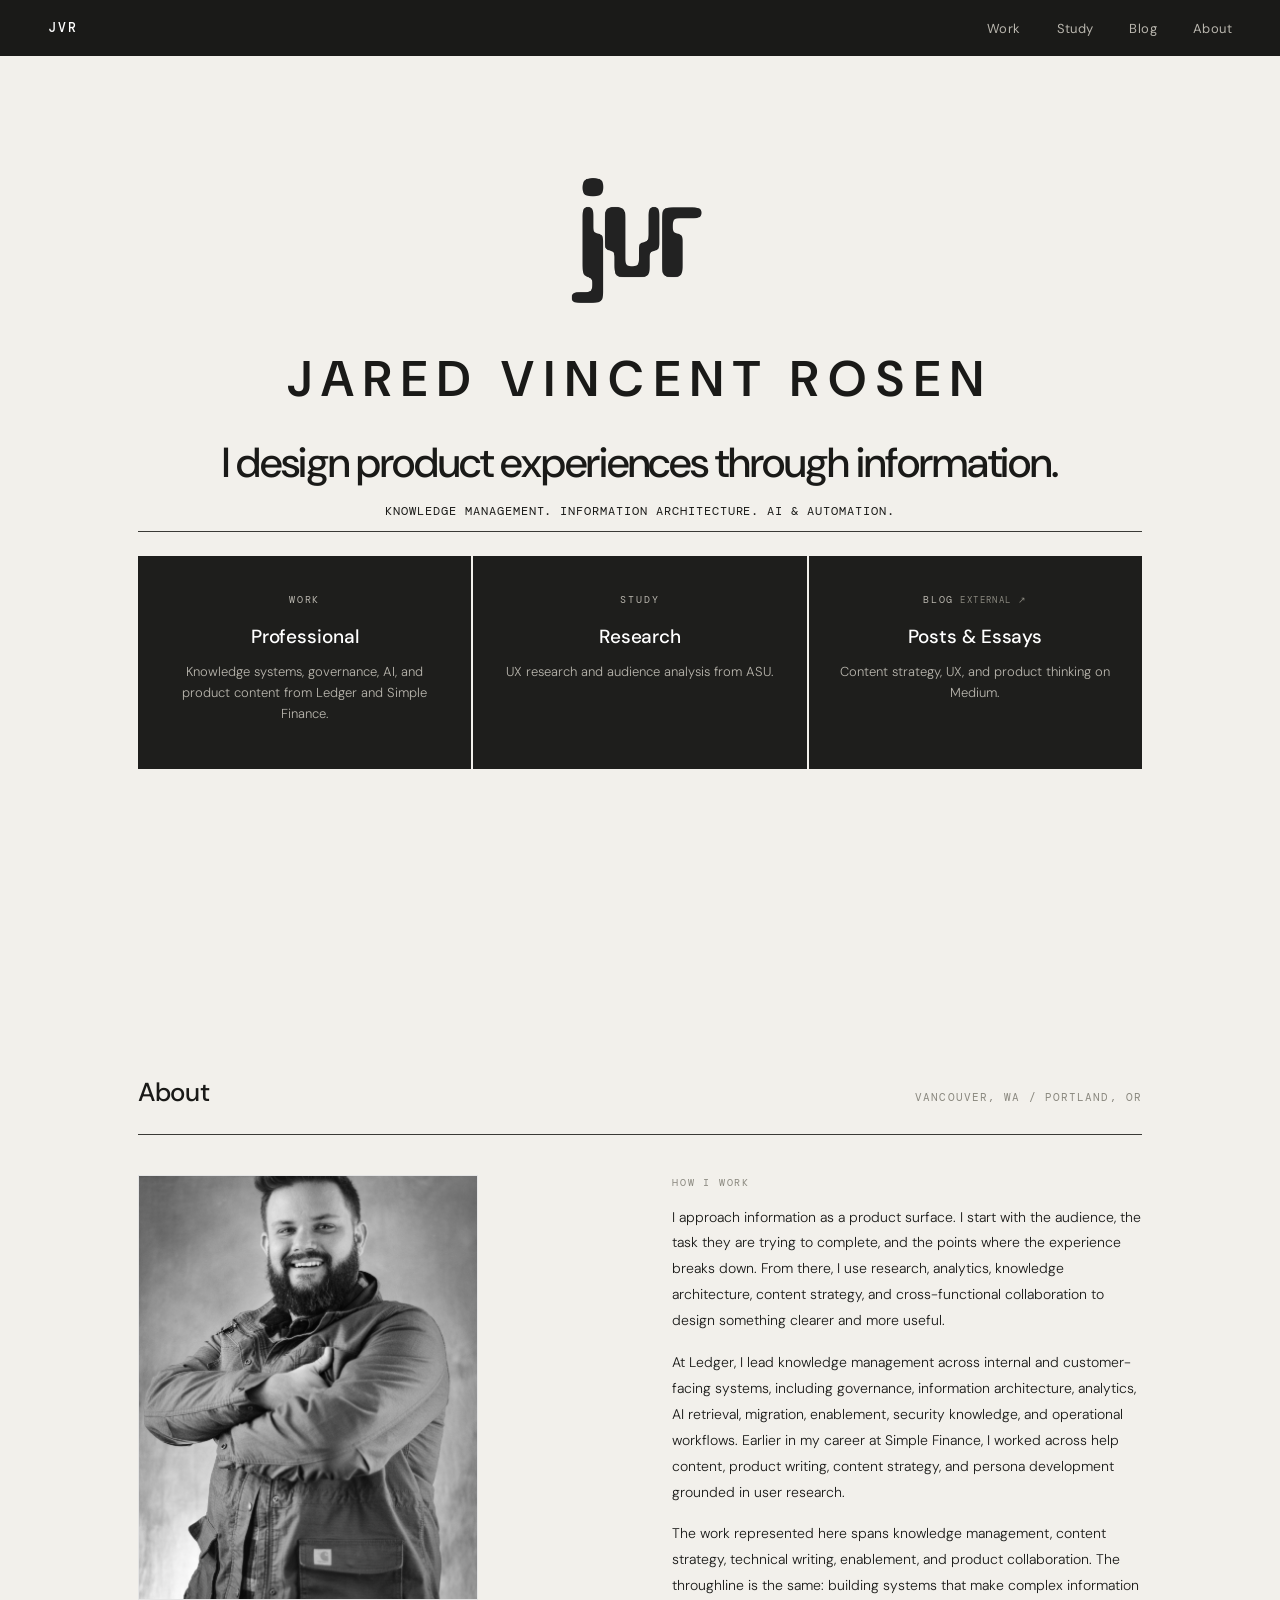
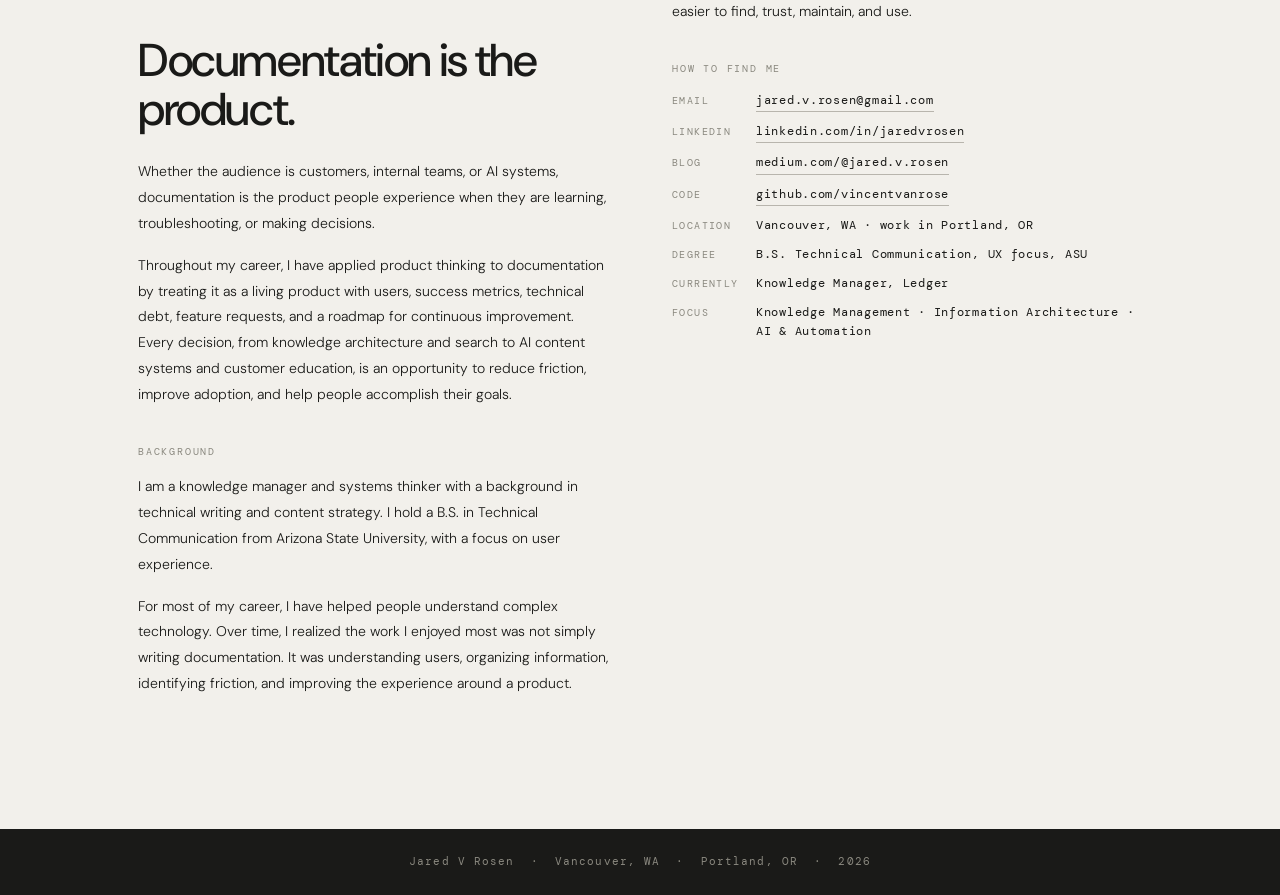
<file: index.html>
<!DOCTYPE html>
<html lang="en">
<head>
<meta charset="UTF-8">
<meta name="viewport" content="width=device-width, initial-scale=1.0">
<title>Jared Vincent Rosen | Portfolio</title>
<link rel="preconnect" href="https://fonts.googleapis.com"><link rel="preconnect" href="https://fonts.gstatic.com" crossorigin><link href="https://fonts.googleapis.com/css2?family=DM+Sans:ital,opsz,wght@0,9..40,300;0,9..40,400;0,9..40,500;0,9..40,600;1,9..40,300;1,9..40,400&family=DM+Mono:ital,wght@0,300;0,400;0,500;1,300&display=swap" rel="stylesheet">
<link rel="stylesheet" href="shared.css">
<style>
  /* ── INDEX-SPECIFIC ── */
  .hero {
    padding-top: 56px;
    min-height: 100vh;
    display: flex;
    flex-direction: column;
    align-items: center;
    justify-content: center;
    text-align: center;
    padding-bottom: 80px;
  }
  .hero-logo {
    width: 280px;
    height: 280px;
    object-fit: contain;
    margin-bottom: -48px;
    opacity: 0;
    transform: translateY(16px);
    animation: fadeUp 0.8s ease 0.1s forwards;
  }
  .hero-name {
    font-family: 'DM Sans', sans-serif;
    font-size: clamp(26px, 5vw, 50px);
    font-weight: 600;
    letter-spacing: 0.2em;
    text-transform: uppercase;
    color: var(--near-black);
    margin-bottom: 20px;
    opacity: 0;
    transform: translateY(16px);
    animation: fadeUp 0.8s ease 0.25s forwards;
  }
  .hero-tagline {
    font-family: 'DM Sans', sans-serif;
    font-size: clamp(24px, 4vw, 42px);
    font-weight: 500;
    letter-spacing: -0.025em;
    line-height: 1.15;
    color: var(--near-black);
    margin-bottom: 14px;
    opacity: 0;
    transform: translateY(16px);
    animation: fadeUp 0.8s ease 0.4s forwards;
  }
  .hero-sub {
    font-family: 'DM Mono', monospace;
    font-size: clamp(10px, 1.2vw, 12px);
    font-weight: 400;
    color: var(--near-black);
    letter-spacing: 0.08em;
    text-transform: uppercase;
    margin-bottom: 10px;
    opacity: 0;
    transform: translateY(16px);
    animation: fadeUp 0.8s ease 0.52s forwards;
  }
  .hero-pillars {
    font-family: 'DM Mono', monospace;
    font-size: 10px;
    font-weight: 300;
    color: var(--muted);
    letter-spacing: 0.1em;
    text-transform: uppercase;
    margin-bottom: 30px;
    opacity: 0;
    transform: translateY(16px);
    animation: fadeUp 0.8s ease 0.58s forwards;
  }
  .about-philosophy {
    font-family: 'DM Sans', sans-serif;
    font-size: clamp(28px, 4vw, 46px);
    font-weight: 500;
    letter-spacing: -0.03em;
    line-height: 1.08;
    color: var(--near-black);
    margin: 0 0 24px;
  }
  .hero-rule {
    width: 100%;
    max-width: 1100px;
    padding: 0 48px;
    margin-bottom: 24px;
    display: flex;
    align-items: center;
    justify-content: space-between;
    opacity: 0;
    animation: fadeUp 0.8s ease 0.58s forwards;
  }
  .hero-rule-line {
    flex: 1;
    height: 1px;
    background: var(--accent-line);
  }
  .hero-rule-label {
    font-family: 'DM Mono', monospace;
    font-size: 10px;
    color: var(--muted);
    letter-spacing: 0.18em;
    text-transform: uppercase;
    padding: 0 18px;
  }
  .hero-cards {
    display: grid;
    grid-template-columns: repeat(3, 1fr);
    gap: 2px;
    width: 100%;
    max-width: 1100px;
    padding: 0 48px;
    opacity: 0;
    transform: translateY(16px);
    animation: fadeUp 0.8s ease 0.65s forwards;
  }
  .hero-card {
    display: block;
    text-decoration: none;
    padding: 36px 28px 44px;
    position: relative;
    overflow: hidden;
    cursor: pointer;
    transition: transform 0.3s ease;
    background: var(--card-dark);
  }
  .hero-card::before {
    content: '';
    position: absolute;
    inset: 0;
    background: rgba(255,255,255,0.04);
    opacity: 0;
    transition: opacity 0.3s ease;
  }
  .hero-card:hover::before { opacity: 1; }
  .hero-card:hover { transform: translateY(-3px); }

  .card-index {
    position: absolute;
    top: 16px;
    right: 20px;
    font-family: 'DM Mono', monospace;
    font-size: 9px;
    letter-spacing: 0.18em;
    color: var(--muted);
    text-transform: uppercase;
  }
  .card-label {
    font-family: 'DM Mono', monospace;
    font-size: 10px;
    letter-spacing: 0.18em;
    text-transform: uppercase;
    margin-bottom: 14px;
    display: block;
    color: var(--muted-light);
  }
  .card-title {
    font-family: 'DM Sans', sans-serif;
    font-size: 19px;
    font-weight: 500;
    margin-bottom: 10px;
    display: block;
    color: var(--white);
    letter-spacing: -0.005em;
  }
  .card-desc {
    font-family: 'DM Sans', sans-serif;
    font-size: 13px;
    font-weight: 300;
    line-height: 1.6;
    display: block;
    color: var(--muted-light);
  }
  .card-arrow {
    position: absolute;
    bottom: 22px;
    right: 22px;
    font-size: 16px;
    color: var(--white);
    opacity: 0;
    transform: translateX(-6px);
    transition: opacity 0.25s ease, transform 0.25s ease;
  }
  .hero-card:hover .card-arrow { opacity: 1; transform: translateX(0); }
  .card-ext {
    font-family: 'DM Mono', monospace;
    font-size: 9px;
    letter-spacing: 0.16em;
    color: var(--muted);
    text-transform: uppercase;
    margin-left: 6px;
    vertical-align: middle;
  }
  /* About section */
  .about-section { padding: 100px 0 60px; }

  .profile-portrait {
    width: 100%;
    max-width: 340px;
    aspect-ratio: 4 / 5;
    object-fit: cover;
    display: block;
    margin-bottom: 36px;
    border: 1px solid var(--cream-dark);
    filter: grayscale(100%);
    transition: filter 0.6s ease;
  }
  .profile-portrait:hover { filter: grayscale(0%); }

  @media (max-width: 900px) {
    .hero-cards { grid-template-columns: 1fr; padding: 0 24px; }
    .hero-rule { padding: 0 24px; }
  }
</style>
</head>
<body>
<nav>
  <a href="index.html" class="nav-logo">JVR</a>
  <ul class="nav-links">
    <li><a href="work.html">Work</a></li>
    <li><a href="study.html">Study</a></li>
    <li><a href="https://medium.com/@jared.v.rosen" target="_blank" rel="noopener">Blog</a></li>
    <li><a href="#about">About</a></li>
  </ul>
</nav>

<!-- HERO -->
<section class="hero">
  <img class="hero-logo" src="images/jvr-logo.png" alt="JVR logo">
  <h1 class="hero-name">Jared Vincent Rosen</h1>
  <p class="hero-tagline">I design product experiences through information.</p>
  <p class="hero-sub">Knowledge management. Information architecture. AI &amp; automation.</p>

  <div class="hero-rule">
    <span class="hero-rule-line"></span>
    <span class="hero-rule-line"></span>
  </div>

  <div class="hero-cards">
    <a class="hero-card" href="work.html">
      <span class="card-index"></span>
      <span class="card-label">Work</span>
      <span class="card-title">Professional</span>
      <span class="card-desc">Knowledge systems, governance, AI, and product content from Ledger and Simple Finance.</span>
      <span class="card-arrow">→</span>
    </a>
    <a class="hero-card" href="study.html">
      <span class="card-index"></span>
      <span class="card-label">Study</span>
      <span class="card-title">Research</span>
      <span class="card-desc">UX research and audience analysis from ASU.</span>
      <span class="card-arrow">→</span>
    </a>
    <a class="hero-card" href="https://medium.com/@jared.v.rosen" target="_blank" rel="noopener">
      <span class="card-index"></span>
      <span class="card-label">Blog<span class="card-ext">External ↗</span></span>
      <span class="card-title">Posts &amp; Essays</span>
      <span class="card-desc">Content strategy, UX, and product thinking on Medium.</span>
      <span class="card-arrow">↗</span>
    </a>
  </div>
</section>
<!-- ABOUT -->
<section id="about" class="about-section">
  <div class="section">
    <div class="section-header reveal">
      <h2 class="section-title">About</h2>
      <span class="section-meta">Vancouver, WA / Portland, OR</span>
    </div>
    <div class="about-grid reveal">
      <div>
        <img class="profile-portrait" src="images/jared-profile.png" alt="Jared Vincent Rosen">

        <h3 class="about-philosophy">Documentation is the product.</h3>
        <p class="about-text">Whether the audience is customers, internal teams, or AI systems, documentation is the product people experience when they are learning, troubleshooting, or making decisions.</p>
        <p class="about-text">Throughout my career, I have applied product thinking to documentation by treating it as a living product with users, success metrics, technical debt, feature requests, and a roadmap for continuous improvement. Every decision, from knowledge architecture and search to AI content systems and customer education, is an opportunity to reduce friction, improve adoption, and help people accomplish their goals.</p>

        <span class="about-label">Background</span>
        <p class="about-text">I am a knowledge manager and systems thinker with a background in technical writing and content strategy. I hold a B.S. in Technical Communication from Arizona State University, with a focus on user experience.</p>
        <p class="about-text">For most of my career, I have helped people understand complex technology. Over time, I realized the work I enjoyed most was not simply writing documentation. It was understanding users, organizing information, identifying friction, and improving the experience around a product.</p>
      </div>
      <div>
        <span class="about-label">How I Work</span>
        <p class="about-text">I approach information as a product surface. I start with the audience, the task they are trying to complete, and the points where the experience breaks down. From there, I use research, analytics, knowledge architecture, content strategy, and cross-functional collaboration to design something clearer and more useful.</p>
        <p class="about-text">At Ledger, I lead knowledge management across internal and customer-facing systems, including governance, information architecture, analytics, AI retrieval, migration, enablement, security knowledge, and operational workflows. Earlier in my career at Simple Finance, I worked across help content, product writing, content strategy, and persona development grounded in user research.</p>
        <p class="about-text">The work represented here spans knowledge management, content strategy, technical writing, enablement, and product collaboration. The throughline is the same: building systems that make complex information easier to find, trust, maintain, and use.</p>

        <span class="about-label">How to Find Me</span>
        <div style="margin-top:4px;">
          <div class="contact-item">
            <span class="contact-label">Email</span>
            <a href="mailto:jared.v.rosen@gmail.com">jared.v.rosen@gmail.com</a>
          </div>
          <div class="contact-item">
            <span class="contact-label">LinkedIn</span>
            <a href="https://www.linkedin.com/in/jaredvrosen/" target="_blank" rel="noopener">linkedin.com/in/jaredvrosen</a>
          </div>
          <div class="contact-item">
            <span class="contact-label">Blog</span>
            <a href="https://medium.com/@jared.v.rosen" target="_blank" rel="noopener">medium.com/@jared.v.rosen</a>
          </div>
          <div class="contact-item">
            <span class="contact-label">Code</span>
            <a href="https://github.com/vincentvanrose" target="_blank" rel="noopener">github.com/vincentvanrose</a>
          </div>
          <div class="contact-item">
            <span class="contact-label">Location</span>
            Vancouver, WA · work in Portland, OR
          </div>
          <div class="contact-item">
            <span class="contact-label">Degree</span>
            B.S. Technical Communication, UX focus, ASU
          </div>
          <div class="contact-item">
            <span class="contact-label">Currently</span>
            Knowledge Manager, Ledger
          </div>
          <div class="contact-item">
            <span class="contact-label">Focus</span>
            Knowledge Management · Information Architecture · AI &amp; Automation
          </div>
        </div>
      </div>
    </div>
  </div>
</section>

<footer><p>Jared V Rosen &nbsp;·&nbsp; Vancouver, WA &nbsp;·&nbsp; Portland, OR &nbsp;·&nbsp; 2026</p></footer>
<script>
const reveals = document.querySelectorAll('.reveal');
const obs = new IntersectionObserver((entries) => {
  entries.forEach((e, i) => {
    if (e.isIntersecting) {
      setTimeout(() => e.target.classList.add('visible'), i * 70);
      obs.unobserve(e.target);
    }
  });
}, { threshold: 0.06 });
reveals.forEach(el => obs.observe(el));
</script>
</body>
</html>
</file>
<file: shared.css>
/* ── TOKENS ── */
:root {
  --cream: #F2F0EB;
  --cream-dark: #E8E5DF;
  --near-black: #1A1A18;
  --near-black-2: #252523;
  --muted: #8A887F;
  --muted-light: #B8B5AD;
  --card-dark: #1E1E1C;
  --card-mid: #2C3033;
  --accent-line: #3A3A36;
  --white: #FFFFFF;
}

*, *::before, *::after { box-sizing: border-box; margin: 0; padding: 0; }
html { scroll-behavior: smooth; }
body {
  background: var(--cream);
  color: var(--near-black);
  font-family: 'DM Sans', sans-serif;
  font-size: 16px;
  line-height: 1.6;
  -webkit-font-smoothing: antialiased;
}

/* ── NAV ── */
nav {
  position: fixed;
  top: 0; left: 0; right: 0;
  z-index: 100;
  background: var(--near-black);
  display: flex;
  align-items: center;
  justify-content: space-between;
  padding: 0 48px;
  height: 56px;
}
.nav-logo {
  font-family: 'DM Mono', monospace;
  font-size: 13px;
  font-weight: 500;
  letter-spacing: 0.15em;
  color: var(--white);
  text-decoration: none;
  text-transform: uppercase;
  transition: opacity 0.2s;
}
.nav-logo:hover { opacity: 0.6; }

.nav-links { display: flex; gap: 36px; list-style: none; align-items: center; }
.nav-links a {
  font-family: 'DM Sans', sans-serif;
  font-size: 13px;
  font-weight: 400;
  color: var(--muted-light);
  text-decoration: none;
  letter-spacing: 0.03em;
  transition: color 0.2s;
  position: relative;
}
.nav-links a::after {
  content: '';
  position: absolute;
  bottom: -2px; left: 0; right: 0;
  height: 1px;
  background: var(--white);
  transform: scaleX(0);
  transform-origin: left;
  transition: transform 0.25s ease;
}
.nav-links a:hover { color: var(--white); }
.nav-links a:hover::after { transform: scaleX(1); }
.nav-links a.active { color: var(--white); }
.nav-links a.active::after { transform: scaleX(1); }

.nav-soon {
  font-family: 'DM Mono', monospace;
  font-size: 9px;
  letter-spacing: 0.1em;
  color: var(--muted);
  text-transform: uppercase;
  vertical-align: super;
  margin-left: 4px;
}

/* ── PAGE HEADER ── */
.page-header {
  padding-top: 56px;
  background: var(--near-black);
  padding-bottom: 64px;
}
.page-header-inner {
  max-width: 1100px;
  margin: 0 auto;
  padding: 64px 48px 0;
}
.page-eyebrow {
  font-family: 'DM Mono', monospace;
  font-size: 10px;
  letter-spacing: 0.2em;
  text-transform: uppercase;
  color: var(--muted);
  display: block;
  margin-bottom: 16px;
}
.page-title {
  font-family: 'DM Sans', sans-serif;
  font-size: clamp(28px, 4vw, 44px);
  font-weight: 500;
  letter-spacing: -0.02em;
  color: var(--white);
  margin-bottom: 20px;
}
.page-intro {
  font-size: 14px;
  color: var(--muted-light);
  font-weight: 300;
  line-height: 1.75;
  max-width: 560px;
}

/* ── SECTION WRAPPER ── */
.section {
  max-width: 1100px;
  margin: 0 auto;
  padding: 72px 48px;
}

.section-header {
  display: flex;
  align-items: baseline;
  justify-content: space-between;
  margin-bottom: 40px;
  padding-bottom: 20px;
  border-bottom: 1px solid var(--accent-line);
}
.section-title {
  font-family: 'DM Sans', sans-serif;
  font-size: clamp(18px, 2.5vw, 26px);
  font-weight: 500;
  letter-spacing: -0.01em;
}
.section-meta {
  font-family: 'DM Mono', monospace;
  font-size: 11px;
  color: var(--muted);
  letter-spacing: 0.1em;
  text-transform: uppercase;
}

/* ── ARTIFACT CARDS ── */
.artifact {
  display: grid;
  grid-template-columns: 1fr 1fr;
  border: 1px solid var(--cream-dark);
  margin-bottom: 2px;
  position: relative;
  overflow: hidden;
  transition: border-color 0.25s ease;
  background: var(--cream);
}
.artifact:hover { border-color: var(--near-black); }

.artifact-accent {
  position: absolute;
  top: 0; left: 0;
  width: 3px;
  height: 100%;
  background: var(--near-black);
  transform: scaleY(0);
  transform-origin: top;
  transition: transform 0.3s ease;
}
.artifact:hover .artifact-accent { transform: scaleY(1); }

.artifact-left {
  padding: 36px 40px 36px 48px;
  display: flex;
  flex-direction: column;
}
.artifact-right {
  padding: 36px 40px;
  border-left: 1px solid var(--cream-dark);
  transition: border-color 0.25s ease;
  display: flex;
  flex-direction: column;
  gap: 20px;
}
.artifact:hover .artifact-right { border-color: transparent; }

.artifact-header {
  display: flex;
  align-items: baseline;
  gap: 14px;
  margin-bottom: 6px;
  flex-wrap: wrap;
}
.artifact-source {
  font-family: 'DM Mono', monospace;
  font-size: 10px;
  letter-spacing: 0.18em;
  text-transform: uppercase;
  color: var(--muted);
  white-space: nowrap;
}
.artifact-title {
  font-family: 'DM Sans', sans-serif;
  font-size: 16px;
  font-weight: 500;
  color: var(--near-black);
  letter-spacing: -0.01em;
  line-height: 1.3;
}
.artifact-tags {
  font-family: 'DM Mono', monospace;
  font-size: 10px;
  color: var(--muted);
  letter-spacing: 0.08em;
  margin-bottom: 18px;
  display: block;
}
.artifact-body {
  font-family: 'DM Sans', sans-serif;
  font-size: 13.5px;
  line-height: 1.75;
  color: var(--near-black);
  font-weight: 300;
}
.artifact-body + .artifact-body { margin-top: 14px; }

/* ── ARTIFACT VISUAL ── */
.artifact-visual {
  width: 100%;
  border-radius: 2px;
  overflow: hidden;
  border: 1px solid var(--cream-dark);
  margin-top: auto;
}
.artifact-visual img {
  width: 100%;
  height: auto;
  display: block;
}

.artifact-visual-row {
  display: grid;
  grid-template-columns: 1fr 1fr;
  gap: 8px;
  margin-top: auto;
}
.artifact-visual-row .artifact-visual { margin-top: 0; }

.persona-grid {
  display: grid;
  grid-template-columns: 1fr 1fr 1fr;
  gap: 8px;
  margin-top: 12px;
}
.persona-grid .artifact-visual { margin-top: 0; }

/* ── LINK TREATMENT ── */
.artifact-link {
  display: inline-flex;
  align-items: center;
  gap: 6px;
  font-family: 'DM Mono', monospace;
  font-size: 11px;
  letter-spacing: 0.1em;
  text-transform: uppercase;
  color: var(--near-black);
  text-decoration: none;
  border-bottom: 1px solid var(--near-black);
  padding-bottom: 2px;
  transition: opacity 0.2s;
}
.artifact-link:hover { opacity: 0.5; }

/* ── THROUGH-LINE ── */
.through-line {
  margin-top: 48px;
  padding: 36px 40px;
  background: var(--card-dark);
  display: grid;
  grid-template-columns: 1fr 1fr;
  gap: 40px;
}
.through-label {
  font-family: 'DM Mono', monospace;
  font-size: 10px;
  letter-spacing: 0.18em;
  text-transform: uppercase;
  color: var(--muted-light);
  display: block;
  margin-bottom: 16px;
}
.through-body {
  font-family: 'DM Sans', sans-serif;
  font-size: 14px;
  line-height: 1.75;
  color: var(--white);
  font-weight: 300;
}
.through-right {
  font-family: 'DM Mono', monospace;
  font-size: 13px;
  line-height: 1.75;
  color: var(--muted-light);
  letter-spacing: 0.04em;
  padding-top: 26px;
}

/* ── COMING LATER / PLACEHOLDER ── */
.placeholder-wrap {
  background: var(--near-black);
  min-height: calc(100vh - 56px);
  display: flex;
  align-items: center;
  justify-content: center;
  padding: 80px 48px;
}
.placeholder-inner {
  max-width: 560px;
  text-align: center;
}
.placeholder-eyebrow {
  font-family: 'DM Mono', monospace;
  font-size: 10px;
  letter-spacing: 0.2em;
  text-transform: uppercase;
  color: var(--muted);
  display: block;
  margin-bottom: 24px;
}
.placeholder-title {
  font-family: 'DM Sans', sans-serif;
  font-size: clamp(24px, 4vw, 40px);
  font-weight: 500;
  color: var(--white);
  margin-bottom: 24px;
}
.placeholder-body {
  font-family: 'DM Sans', sans-serif;
  font-size: 14px;
  line-height: 1.8;
  color: var(--muted-light);
  font-weight: 300;
  margin-bottom: 16px;
}
.placeholder-status {
  font-family: 'DM Mono', monospace;
  font-size: 10px;
  letter-spacing: 0.14em;
  color: var(--muted);
  text-transform: uppercase;
  display: inline-block;
  margin-top: 32px;
  border: 1px solid #3A3A36;
  padding: 8px 16px;
}

/* ── ABOUT ── */
.about-grid {
  display: grid;
  grid-template-columns: 1fr 1fr;
  gap: 64px;
  align-items: start;
}
.about-label {
  font-family: 'DM Mono', monospace;
  font-size: 10px;
  letter-spacing: 0.18em;
  text-transform: uppercase;
  color: var(--muted);
  display: block;
  margin-bottom: 14px;
  margin-top: 36px;
}
.about-label:first-child { margin-top: 0; }
.about-text {
  font-family: 'DM Sans', sans-serif;
  font-size: 14px;
  line-height: 1.85;
  color: var(--near-black);
  font-weight: 300;
}
.about-text + .about-text { margin-top: 16px; }
.contact-item {
  font-family: 'DM Mono', monospace;
  font-size: 12px;
  letter-spacing: 0.06em;
  color: var(--near-black);
  display: flex;
  gap: 12px;
  align-items: baseline;
  margin-bottom: 10px;
}
.contact-label {
  color: var(--muted);
  font-size: 10px;
  letter-spacing: 0.14em;
  text-transform: uppercase;
  min-width: 72px;
}
.contact-item a {
  color: var(--near-black);
  text-decoration: none;
  border-bottom: 1px solid var(--muted-light);
  padding-bottom: 1px;
  transition: border-color 0.2s;
}
.contact-item a:hover { border-color: var(--near-black); }

/* ── FOOTER ── */
footer {
  background: var(--near-black);
  padding: 24px 48px;
  display: flex;
  align-items: center;
  justify-content: center;
}
footer p {
  font-family: 'DM Mono', monospace;
  font-size: 11px;
  color: var(--muted);
  letter-spacing: 0.1em;
}

/* ── DIVIDER ── */
.divider {
  height: 1px;
  background: var(--accent-line);
  max-width: 1100px;
  margin: 0 auto;
}

/* ── ANIMATIONS ── */
@keyframes fadeUp {
  to { opacity: 1; transform: translateY(0); }
}
.reveal {
  opacity: 0;
  transform: translateY(20px);
  transition: opacity 0.65s ease, transform 0.65s ease;
}
.reveal.visible { opacity: 1; transform: translateY(0); }

/* ── RESPONSIVE ── */
@media (max-width: 900px) {
  nav { padding: 0 24px; }
  .section { padding: 56px 24px; }
  .page-header-inner { padding: 48px 24px 0; }
  .artifact {
    grid-template-columns: 1fr;
  }
  .artifact-right {
    border-left: none;
    border-top: 1px solid var(--cream-dark);
    padding: 24px 48px 36px;
  }
  .artifact:hover .artifact-right { border-color: var(--cream-dark); }
  .through-line { grid-template-columns: 1fr; gap: 20px; }
  .about-grid { grid-template-columns: 1fr; gap: 40px; }
  .persona-grid { grid-template-columns: 1fr 1fr; }
  .artifact-visual-row { grid-template-columns: 1fr; }
}
@media (max-width: 600px) {
  .nav-links { gap: 16px; }
  .nav-links .hide-mobile { display: none; }
  .persona-grid { grid-template-columns: 1fr; }
  .artifact-left { padding: 28px 24px; }
  .artifact-right { padding: 20px 24px 28px; }
}
</file>
